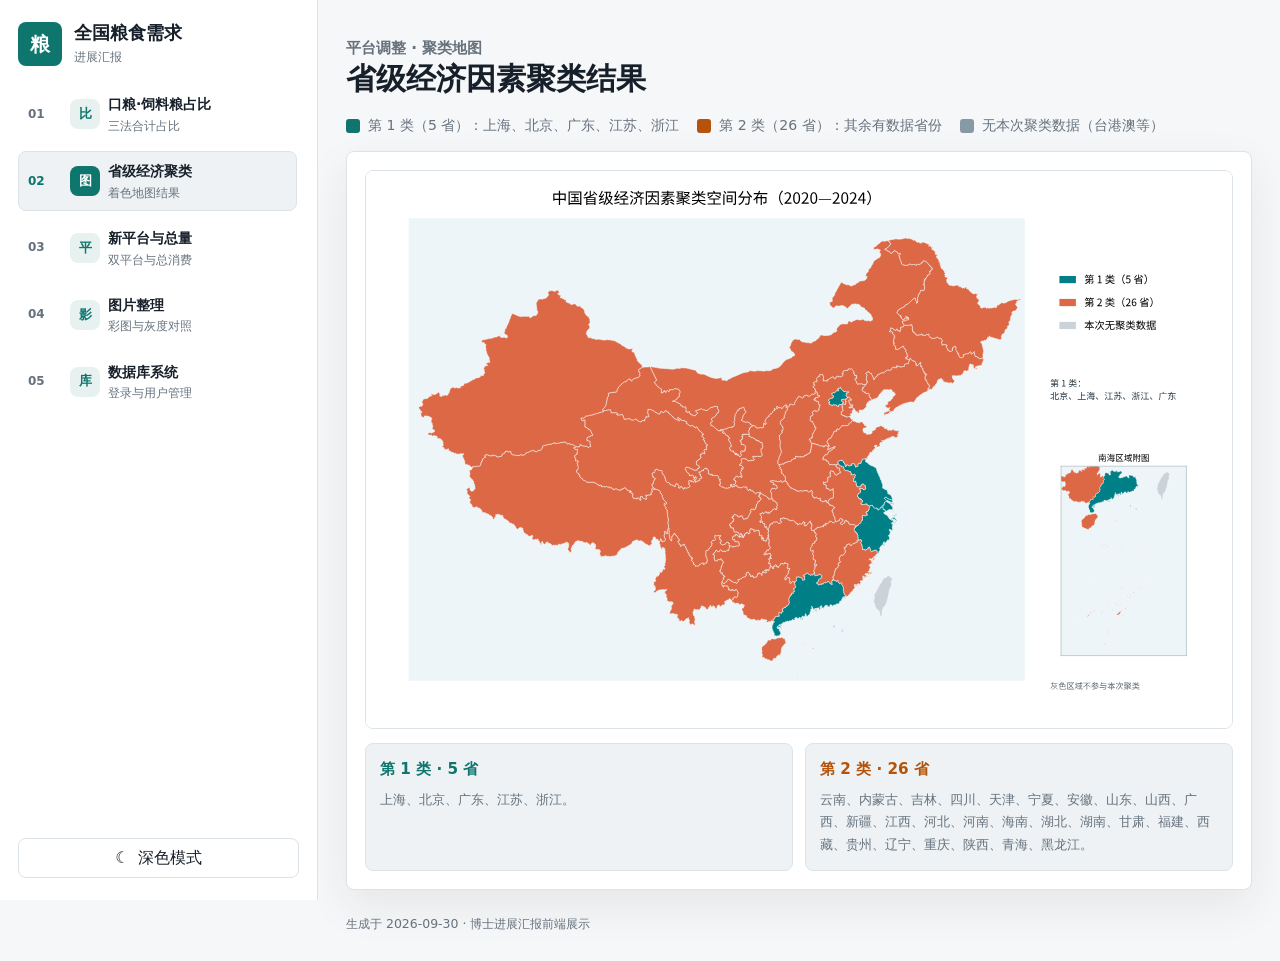
<file: cluster.html>
<!DOCTYPE html>
<html lang="zh-CN">
<head>
<meta charset="UTF-8" />
<meta name="viewport" content="width=device-width, initial-scale=1" />
<title>省级经济因素聚类 · 着色地图</title>
<link rel="stylesheet" href="assets/shared.css" />
</head>
<body>
<div class="app-shell">
      <aside class="sidebar">
        <div class="brand">
          <span class="brand-mark" aria-hidden="true">粮</span>
          <div>
            <h1>全国粮食需求</h1>
            <p>进展汇报</p>
          </div>
        </div>
        <nav class="side-nav" aria-label="页面导航">
          <a href="index.html">
            <span class="nav-index">01</span>
            <span class="nav-icon">比</span>
            <span class="nav-copy"><strong>口粮·饲料粮占比</strong><small>三法合计占比</small></span>
          </a>
          <a href="cluster.html" class="active" aria-current="page">
            <span class="nav-index">02</span>
            <span class="nav-icon">图</span>
            <span class="nav-copy"><strong>省级经济聚类</strong><small>着色地图结果</small></span>
          </a>
          <a href="platform.html">
            <span class="nav-index">03</span>
            <span class="nav-icon">平</span>
            <span class="nav-copy"><strong>新平台与总量</strong><small>双平台与总消费</small></span>
          </a>
          <a href="images.html">
            <span class="nav-index">04</span>
            <span class="nav-icon">影</span>
            <span class="nav-copy"><strong>图片整理</strong><small>彩图与灰度对照</small></span>
          </a>
          <a href="database.html">
            <span class="nav-index">05</span>
            <span class="nav-icon">库</span>
            <span class="nav-copy"><strong>数据库系统</strong><small>登录与用户管理</small></span>
          </a>
        </nav>
        <button class="theme-toggle" type="button" id="themeToggle" aria-label="切换主题">
          <span id="themeIcon">☾</span>
          <span id="themeLabel">深色模式</span>
        </button>
      </aside>
  <main class="content">
    <header class="page-header">
      <div>
        <p class="eyebrow">平台调整 · 聚类地图</p>
        <h2>省级经济因素聚类结果</h2>
      </div>
    </header>

    <div class="legend">
      <span><i class="swatch" style="background:#0f766e"></i>第 1 类（5 省）：上海、北京、广东、江苏、浙江</span>
      <span><i class="swatch" style="background:#b45309"></i>第 2 类（26 省）：其余有数据省份</span>
      <span><i class="swatch" style="background:#8899a6"></i>无本次聚类数据（台港澳等）</span>
    </div>

    <div class="panel">
      <div class="map-wrap">
        <img src="assets/cluster-map.svg" alt="省级经济聚类着色中国地图：第1类青绿色，第2类橙红色" />
      </div>
      <div class="groups">
        <div class="gcard">
          <h3 style="color:var(--accent)">第 1 类 · 5 省</h3>
          <p>上海、北京、广东、江苏、浙江。</p>
        </div>
        <div class="gcard">
          <h3 style="color:var(--amber)">第 2 类 · 26 省</h3>
          <p>云南、内蒙古、吉林、四川、天津、宁夏、安徽、山东、山西、广西、新疆、江西、河北、河南、海南、湖北、湖南、甘肃、福建、西藏、贵州、辽宁、重庆、陕西、青海、黑龙江。</p>
        </div>
      </div>
    </div>
    <footer>生成于 2026-09-30 · 博士进展汇报前端展示</footer>
  </main>
</div>

<script>
(function () {
  const root = document.documentElement;
  const btn = document.getElementById('themeToggle');
  const icon = document.getElementById('themeIcon');
  const label = document.getElementById('themeLabel');
  const KEY = 'grain-report-theme';
  function apply(theme) {
    root.dataset.theme = theme;
    const dark = theme === 'dark';
    if (icon) icon.textContent = dark ? '☀' : '☾';
    if (label) label.textContent = dark ? '浅色模式' : '深色模式';
    try { localStorage.setItem(KEY, theme); } catch (e) {}
  }
  let theme = 'light';
  try { theme = localStorage.getItem(KEY) || 'light'; } catch (e) {}
  apply(theme);
  if (btn) btn.addEventListener('click', function () {
    apply(root.dataset.theme === 'dark' ? 'light' : 'dark');
  });
})();
</script>
</body>
</html>
</file>
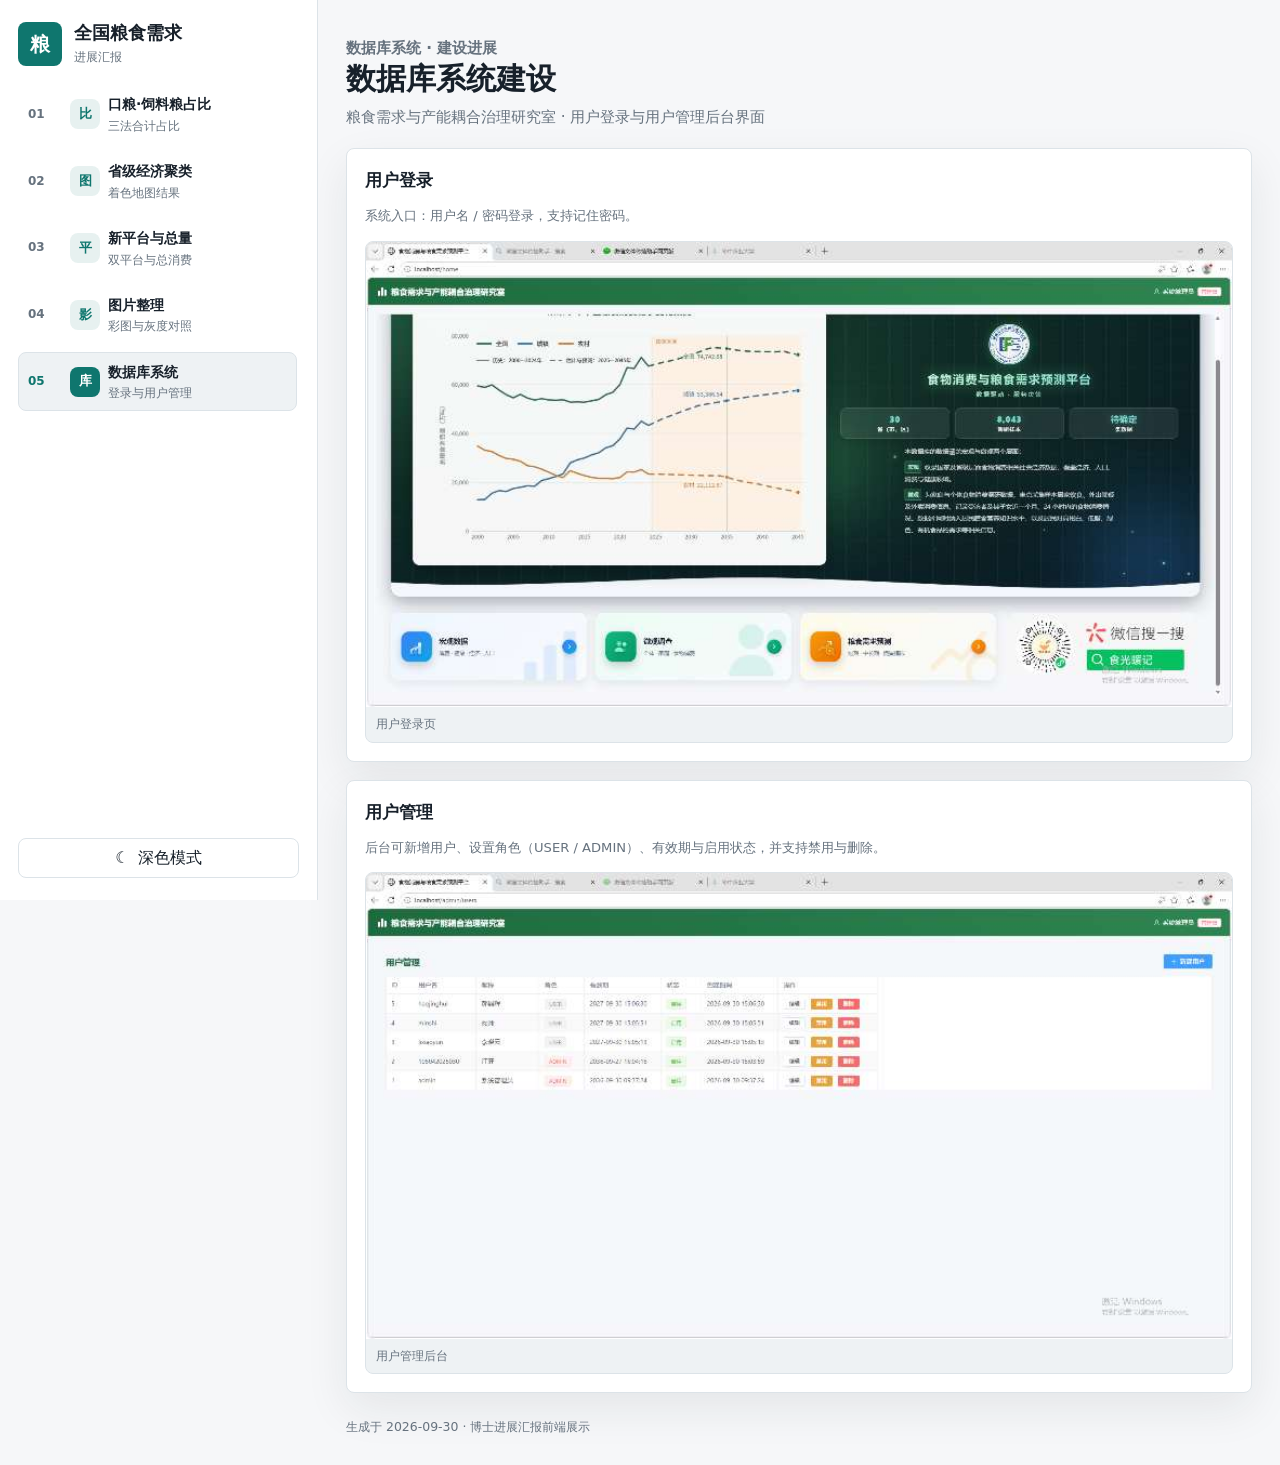
<file: database.html>
<!DOCTYPE html>
<html lang="zh-CN">
<head>
<meta charset="UTF-8" />
<meta name="viewport" content="width=device-width, initial-scale=1" />
<title>数据库系统建设</title>
<link rel="stylesheet" href="assets/shared.css" />
</head>
<body>
<div class="app-shell">
      <aside class="sidebar">
        <div class="brand">
          <span class="brand-mark" aria-hidden="true">粮</span>
          <div>
            <h1>全国粮食需求</h1>
            <p>进展汇报</p>
          </div>
        </div>
        <nav class="side-nav" aria-label="页面导航">
          <a href="index.html">
            <span class="nav-index">01</span>
            <span class="nav-icon">比</span>
            <span class="nav-copy"><strong>口粮·饲料粮占比</strong><small>三法合计占比</small></span>
          </a>
          <a href="cluster.html">
            <span class="nav-index">02</span>
            <span class="nav-icon">图</span>
            <span class="nav-copy"><strong>省级经济聚类</strong><small>着色地图结果</small></span>
          </a>
          <a href="platform.html">
            <span class="nav-index">03</span>
            <span class="nav-icon">平</span>
            <span class="nav-copy"><strong>新平台与总量</strong><small>双平台与总消费</small></span>
          </a>
          <a href="images.html">
            <span class="nav-index">04</span>
            <span class="nav-icon">影</span>
            <span class="nav-copy"><strong>图片整理</strong><small>彩图与灰度对照</small></span>
          </a>
          <a href="database.html" class="active" aria-current="page">
            <span class="nav-index">05</span>
            <span class="nav-icon">库</span>
            <span class="nav-copy"><strong>数据库系统</strong><small>登录与用户管理</small></span>
          </a>
        </nav>
        <button class="theme-toggle" type="button" id="themeToggle" aria-label="切换主题">
          <span id="themeIcon">☾</span>
          <span id="themeLabel">深色模式</span>
        </button>
      </aside>
  <main class="content">
    <header class="page-header">
      <div>
        <p class="eyebrow">数据库系统 · 建设进展</p>
        <h2>数据库系统建设</h2>
        <p class="sub">粮食需求与产能耦合治理研究室 · 用户登录与用户管理后台界面</p>
      </div>
    </header>

    <div class="panel">
      <h2>用户登录</h2>
      <p class="note" style="margin-top:0">系统入口：用户名 / 密码登录，支持记住密码。</p>
      <figure>
        <img src="assets/db/login.png" alt="用户登录界面截图" />
        <figcaption>用户登录页</figcaption>
      </figure>
    </div>

    <div class="panel">
      <h2>用户管理</h2>
      <p class="note" style="margin-top:0">后台可新增用户、设置角色（USER / ADMIN）、有效期与启用状态，并支持禁用与删除。</p>
      <figure>
        <img src="assets/db/user-manage.png" alt="用户管理后台截图" />
        <figcaption>用户管理后台</figcaption>
      </figure>
    </div>

    <footer>生成于 2026-09-30 · 博士进展汇报前端展示</footer>
  </main>
</div>

<script>
(function () {
  const root = document.documentElement;
  const btn = document.getElementById('themeToggle');
  const icon = document.getElementById('themeIcon');
  const label = document.getElementById('themeLabel');
  const KEY = 'grain-report-theme';
  function apply(theme) {
    root.dataset.theme = theme;
    const dark = theme === 'dark';
    if (icon) icon.textContent = dark ? '☀' : '☾';
    if (label) label.textContent = dark ? '浅色模式' : '深色模式';
    try { localStorage.setItem(KEY, theme); } catch (e) {}
  }
  let theme = 'light';
  try { theme = localStorage.getItem(KEY) || 'light'; } catch (e) {}
  apply(theme);
  if (btn) btn.addEventListener('click', function () {
    apply(root.dataset.theme === 'dark' ? 'light' : 'dark');
  });
})();
</script>
</body>
</html>
</file>
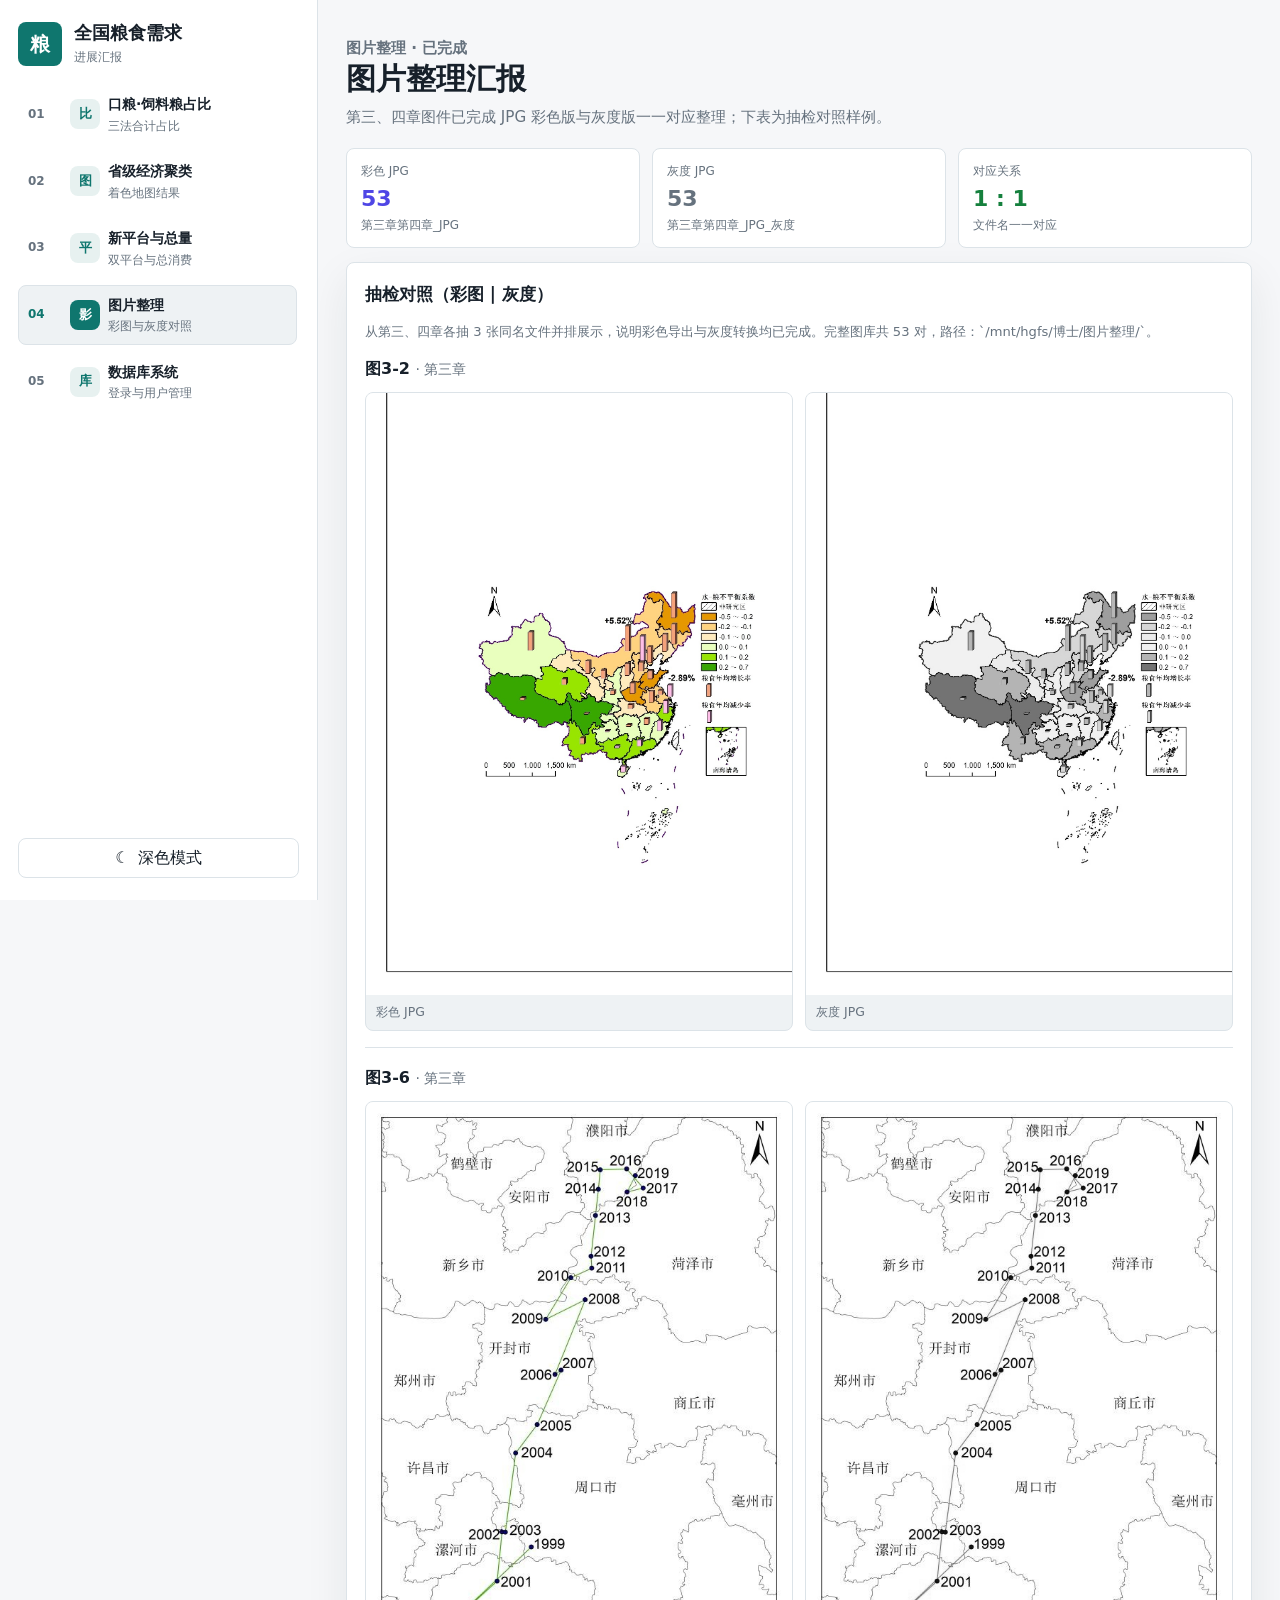
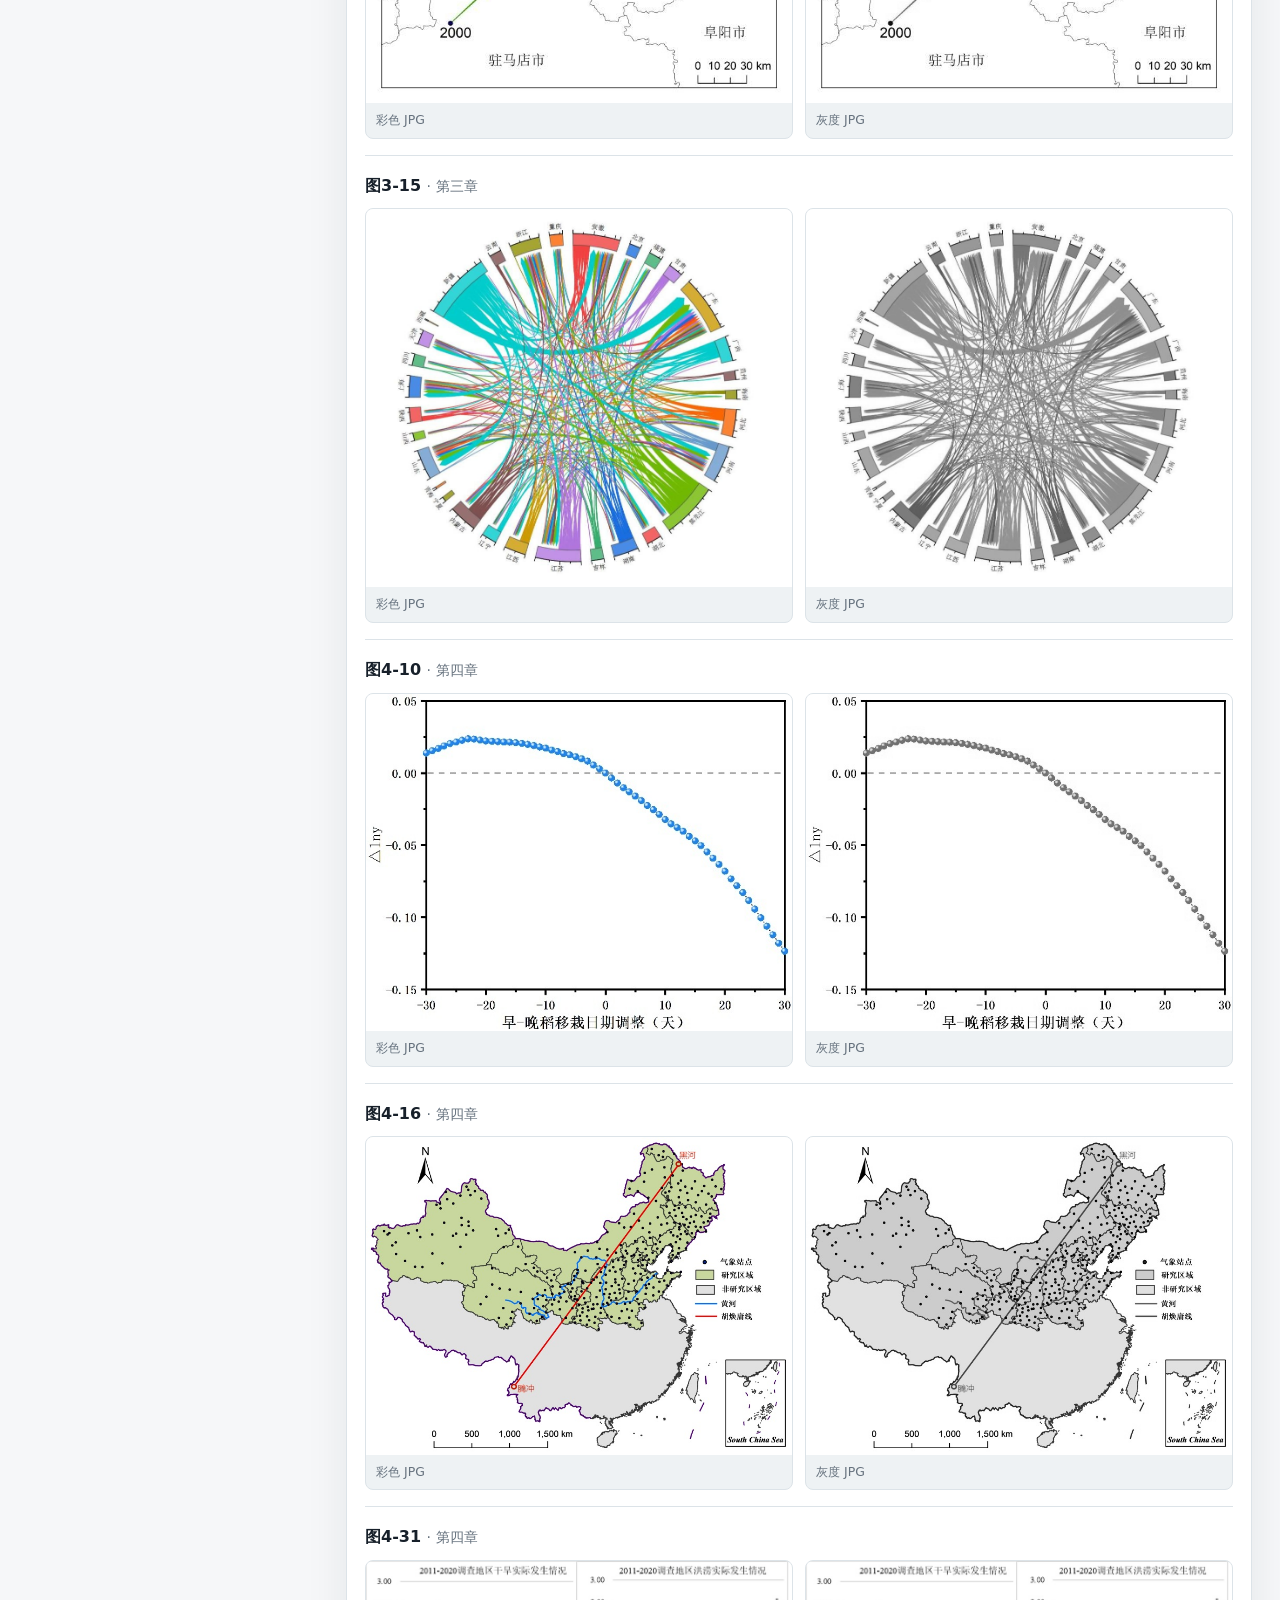
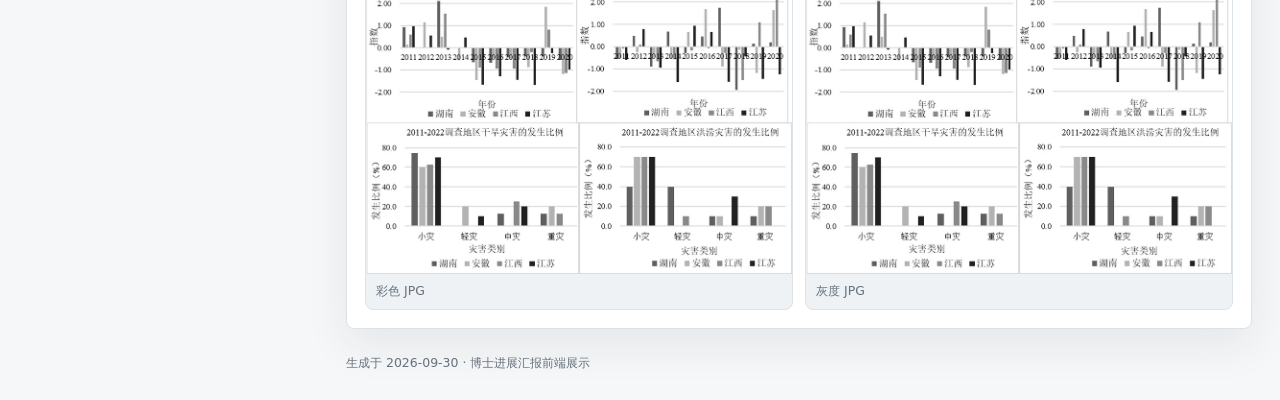
<file: images.html>
<!DOCTYPE html>
<html lang="zh-CN">
<head>
<meta charset="UTF-8" />
<meta name="viewport" content="width=device-width, initial-scale=1" />
<title>图片整理汇报 · 第三、四章彩图与灰度对照</title>
<link rel="stylesheet" href="assets/shared.css" />
</head>
<body>
<div class="app-shell">
      <aside class="sidebar">
        <div class="brand">
          <span class="brand-mark" aria-hidden="true">粮</span>
          <div>
            <h1>全国粮食需求</h1>
            <p>进展汇报</p>
          </div>
        </div>
        <nav class="side-nav" aria-label="页面导航">
          <a href="index.html">
            <span class="nav-index">01</span>
            <span class="nav-icon">比</span>
            <span class="nav-copy"><strong>口粮·饲料粮占比</strong><small>三法合计占比</small></span>
          </a>
          <a href="cluster.html">
            <span class="nav-index">02</span>
            <span class="nav-icon">图</span>
            <span class="nav-copy"><strong>省级经济聚类</strong><small>着色地图结果</small></span>
          </a>
          <a href="platform.html">
            <span class="nav-index">03</span>
            <span class="nav-icon">平</span>
            <span class="nav-copy"><strong>新平台与总量</strong><small>双平台与总消费</small></span>
          </a>
          <a href="images.html" class="active" aria-current="page">
            <span class="nav-index">04</span>
            <span class="nav-icon">影</span>
            <span class="nav-copy"><strong>图片整理</strong><small>彩图与灰度对照</small></span>
          </a>
          <a href="database.html">
            <span class="nav-index">05</span>
            <span class="nav-icon">库</span>
            <span class="nav-copy"><strong>数据库系统</strong><small>登录与用户管理</small></span>
          </a>
        </nav>
        <button class="theme-toggle" type="button" id="themeToggle" aria-label="切换主题">
          <span id="themeIcon">☾</span>
          <span id="themeLabel">深色模式</span>
        </button>
      </aside>
  <main class="content">
    <header class="page-header">
      <div>
        <p class="eyebrow">图片整理 · 已完成</p>
        <h2>图片整理汇报</h2>
        <p class="sub">第三、四章图件已完成 JPG 彩色版与灰度版一一对应整理；下表为抽检对照样例。</p>
      </div>
    </header>

    <div class="kpi cols-3">
      <div class="card">
        <div class="label">彩色 JPG</div>
        <div class="value" style="color:var(--mlp)">53</div>
        <div class="hint">第三章第四章_JPG</div>
      </div>
      <div class="card">
        <div class="label">灰度 JPG</div>
        <div class="value" style="color:var(--muted)">53</div>
        <div class="hint">第三章第四章_JPG_灰度</div>
      </div>
      <div class="card">
        <div class="label">对应关系</div>
        <div class="value" style="color:var(--ok)">1 : 1</div>
        <div class="hint">文件名一一对应</div>
      </div>
    </div>

    <div class="panel">
      <h2>抽检对照（彩图 | 灰度）</h2>
      <p class="note">从第三、四章各抽 3 张同名文件并排展示，说明彩色导出与灰度转换均已完成。完整图库共 53 对，路径：`/mnt/hgfs/博士/图片整理/`。</p>
      
      <div class="pair">
        <div class="pair-title">图3-2 <span>· 第三章</span></div>
        <div class="cols">
          <figure>
            <img src="assets/figs/fig3-2-color.jpg" alt="图3-2 彩色版" loading="lazy" />
            <figcaption>彩色 JPG</figcaption>
          </figure>
          <figure>
            <img src="assets/figs/fig3-2-gray.jpg" alt="图3-2 灰度版" loading="lazy" />
            <figcaption>灰度 JPG</figcaption>
          </figure>
        </div>
      </div>
      <div class="pair">
        <div class="pair-title">图3-6 <span>· 第三章</span></div>
        <div class="cols">
          <figure>
            <img src="assets/figs/fig3-6-color.jpg" alt="图3-6 彩色版" loading="lazy" />
            <figcaption>彩色 JPG</figcaption>
          </figure>
          <figure>
            <img src="assets/figs/fig3-6-gray.jpg" alt="图3-6 灰度版" loading="lazy" />
            <figcaption>灰度 JPG</figcaption>
          </figure>
        </div>
      </div>
      <div class="pair">
        <div class="pair-title">图3-15 <span>· 第三章</span></div>
        <div class="cols">
          <figure>
            <img src="assets/figs/fig3-15-color.jpg" alt="图3-15 彩色版" loading="lazy" />
            <figcaption>彩色 JPG</figcaption>
          </figure>
          <figure>
            <img src="assets/figs/fig3-15-gray.jpg" alt="图3-15 灰度版" loading="lazy" />
            <figcaption>灰度 JPG</figcaption>
          </figure>
        </div>
      </div>
      <div class="pair">
        <div class="pair-title">图4-10 <span>· 第四章</span></div>
        <div class="cols">
          <figure>
            <img src="assets/figs/fig4-10-color.jpg" alt="图4-10 彩色版" loading="lazy" />
            <figcaption>彩色 JPG</figcaption>
          </figure>
          <figure>
            <img src="assets/figs/fig4-10-gray.jpg" alt="图4-10 灰度版" loading="lazy" />
            <figcaption>灰度 JPG</figcaption>
          </figure>
        </div>
      </div>
      <div class="pair">
        <div class="pair-title">图4-16 <span>· 第四章</span></div>
        <div class="cols">
          <figure>
            <img src="assets/figs/fig4-16-color.jpg" alt="图4-16 彩色版" loading="lazy" />
            <figcaption>彩色 JPG</figcaption>
          </figure>
          <figure>
            <img src="assets/figs/fig4-16-gray.jpg" alt="图4-16 灰度版" loading="lazy" />
            <figcaption>灰度 JPG</figcaption>
          </figure>
        </div>
      </div>
      <div class="pair">
        <div class="pair-title">图4-31 <span>· 第四章</span></div>
        <div class="cols">
          <figure>
            <img src="assets/figs/fig4-31-color.jpg" alt="图4-31 彩色版" loading="lazy" />
            <figcaption>彩色 JPG</figcaption>
          </figure>
          <figure>
            <img src="assets/figs/fig4-31-gray.jpg" alt="图4-31 灰度版" loading="lazy" />
            <figcaption>灰度 JPG</figcaption>
          </figure>
        </div>
      </div>
    </div>
    <footer>生成于 2026-09-30 · 博士进展汇报前端展示</footer>
  </main>
</div>

<script>
(function () {
  const root = document.documentElement;
  const btn = document.getElementById('themeToggle');
  const icon = document.getElementById('themeIcon');
  const label = document.getElementById('themeLabel');
  const KEY = 'grain-report-theme';
  function apply(theme) {
    root.dataset.theme = theme;
    const dark = theme === 'dark';
    if (icon) icon.textContent = dark ? '☀' : '☾';
    if (label) label.textContent = dark ? '浅色模式' : '深色模式';
    try { localStorage.setItem(KEY, theme); } catch (e) {}
  }
  let theme = 'light';
  try { theme = localStorage.getItem(KEY) || 'light'; } catch (e) {}
  apply(theme);
  if (btn) btn.addEventListener('click', function () {
    apply(root.dataset.theme === 'dark' ? 'light' : 'dark');
  });
})();
</script>
</body>
</html>
</file>
<file: assets/shared.css>
/* Shared shell styles — aligned with 全国平台调整动态页面 light theme */
:root {
  --bg: #f6f7f9;
  --surface: #fff;
  --surface-2: #eef2f4;
  --text: #17202a;
  --muted: #66727e;
  --line: #dce3e8;
  --accent: #0f766e;
  --amber: #b45309;
  --indigo: #4f46e5;
  --danger: #b91c1c;
  --ok: #15803d;
  --shadow: 0 16px 44px #17202a14;
  --radius: 8px;
  --logi: #0f766e;
  --poly: #b45309;
  --mlp: #4f46e5;
  --avg: #be185d;
  --food: #0f766e;
  --feed: #15803d;
  --mid: #be185d;
  --high: #b45309;
  --low: #4f46e5;
  color-scheme: light;
}

[data-theme="dark"] {
  --bg: #151713;
  --surface: #20231d;
  --surface-2: #2a2e26;
  --text: #f4f6ef;
  --muted: #aab2a1;
  --line: #3b4136;
  --accent: #5eead4;
  --amber: #fbbf24;
  --indigo: #a5b4fc;
  --danger: #fca5a5;
  --ok: #86efac;
  --shadow: 0 18px 48px #00000042;
  --logi: #5eead4;
  --poly: #fbbf24;
  --mlp: #a5b4fc;
  --avg: #f9a8d4;
  --food: #5eead4;
  --feed: #86efac;
  --mid: #f9a8d4;
  --high: #fbbf24;
  --low: #a5b4fc;
  color-scheme: dark;
}

* { box-sizing: border-box; }

body {
  margin: 0;
  background: var(--bg);
  color: var(--text);
  font-family: Inter, "Noto Sans SC", "Microsoft YaHei", system-ui, -apple-system, BlinkMacSystemFont, "Segoe UI", sans-serif;
  line-height: 1.55;
  min-height: 100vh;
}

button, input, select { font: inherit; }
button { cursor: pointer; }
a { color: var(--accent); }
button:focus-visible, a:focus-visible {
  outline: 2px solid var(--accent);
  outline-offset: 2px;
}

/* —— App shell —— */
.app-shell {
  display: grid;
  grid-template-columns: 318px minmax(0, 1fr);
  min-height: 100vh;
}

.sidebar {
  position: sticky;
  top: 0;
  height: 100vh;
  display: flex;
  flex-direction: column;
  gap: 18px;
  padding: 22px 18px;
  background: var(--surface);
  border-right: 1px solid var(--line);
  overflow: hidden;
}

.brand {
  display: grid;
  grid-template-columns: 44px 1fr;
  align-items: center;
  gap: 12px;
}

.brand-mark {
  display: grid;
  place-items: center;
  width: 44px;
  height: 44px;
  border-radius: 8px;
  background: var(--accent);
  color: #fff;
  font-size: 20px;
  font-weight: 700;
  line-height: 1;
}

.brand h1 {
  margin: 0;
  font-size: 18px;
  line-height: 1.25;
}

.brand p {
  margin: 3px 0 0;
  color: var(--muted);
  font-size: 12px;
}

.side-nav {
  display: grid;
  gap: 7px;
  overflow-y: auto;
  padding-right: 2px;
}

.side-nav a {
  display: grid;
  grid-template-columns: 34px 30px 1fr;
  align-items: center;
  gap: 8px;
  min-height: 56px;
  padding: 9px;
  border: 1px solid transparent;
  border-radius: 8px;
  color: var(--text);
  text-decoration: none;
  background: transparent;
}

.side-nav a:hover {
  background: var(--surface-2);
  border-color: var(--line);
}

.side-nav a.active {
  background: var(--surface-2);
  border-color: var(--line);
}

.side-nav .nav-index {
  color: var(--muted);
  font-size: 12px;
  font-weight: 700;
}

.side-nav a.active .nav-index {
  color: var(--accent);
}

.side-nav .nav-icon {
  display: grid;
  place-items: center;
  width: 30px;
  height: 30px;
  border-radius: 8px;
  color: var(--accent);
  background: #0f766e1a;
  font-size: 13px;
  font-weight: 700;
}

[data-theme="dark"] .side-nav .nav-icon {
  background: #5eead422;
}

.side-nav a.active .nav-icon {
  color: #fff;
  background: var(--accent);
}

.side-nav .nav-copy {
  min-width: 0;
}

.side-nav .nav-copy strong,
.side-nav .nav-copy small {
  display: block;
}

.side-nav .nav-copy strong {
  font-size: 14px;
}

.side-nav .nav-copy small {
  margin-top: 2px;
  color: var(--muted);
  font-size: 12px;
  line-height: 1.35;
}

.theme-toggle {
  display: inline-flex;
  justify-content: center;
  align-items: center;
  gap: 8px;
  min-height: 40px;
  margin-top: auto;
  border: 1px solid var(--line);
  border-radius: 8px;
  background: var(--surface);
  color: var(--text);
}

.theme-toggle:hover {
  background: var(--surface-2);
}

.content {
  min-width: 0;
  padding: 28px;
}

.page-header {
  display: grid;
  grid-template-columns: minmax(0, 1fr) auto;
  align-items: end;
  gap: 22px;
  margin-bottom: 18px;
}

.page-header h2 {
  margin: 0;
  font-size: 30px;
  line-height: 1.2;
}

.page-header p,
.page-header .sub {
  max-width: 760px;
  margin: 8px 0 0;
  color: var(--muted);
  line-height: 1.65;
  font-size: 0.95rem;
}

.eyebrow {
  margin: 0 0 8px;
  color: var(--accent);
  font-size: 13px;
  font-weight: 700;
}

.badge {
  display: inline-block;
  margin-top: 10px;
  padding: 4px 10px;
  border-radius: 999px;
  background: var(--surface-2);
  border: 1px solid var(--line);
  color: var(--accent);
  font-size: 0.8rem;
  font-weight: 600;
}

/* —— Panels / KPI —— */
.panel {
  background: var(--surface);
  border: 1px solid var(--line);
  border-radius: var(--radius);
  box-shadow: var(--shadow);
  overflow: hidden;
  margin-bottom: 18px;
  padding: 18px;
}

.panel > h2,
.panel-heading {
  margin: 0 0 12px;
  font-size: 1.05rem;
}

.panel-heading {
  display: flex;
  justify-content: space-between;
  align-items: center;
  gap: 14px;
  min-height: 40px;
  margin: -18px -18px 14px;
  padding: 13px 16px;
  border-bottom: 1px solid var(--line);
}

.panel-heading span {
  color: var(--muted);
  font-size: 13px;
}

.panel-heading strong {
  color: var(--text);
  font-size: 14px;
}

.kpi,
.summary-strip {
  display: grid;
  grid-template-columns: repeat(4, minmax(0, 1fr));
  gap: 12px;
  margin-bottom: 14px;
}

.kpi.cols-3 {
  grid-template-columns: repeat(3, minmax(0, 1fr));
}

.kpi .card,
.summary-strip > div {
  border: 1px solid var(--line);
  background: var(--surface);
  border-radius: 8px;
  min-height: 76px;
  padding: 13px 14px;
  box-shadow: none;
}

.kpi .label,
.summary-strip span {
  display: block;
  color: var(--muted);
  font-size: 12px;
  margin-bottom: 0;
}

.kpi .value,
.summary-strip strong {
  display: block;
  margin-top: 4px;
  font-size: 22px;
  line-height: 1.25;
  font-weight: 700;
}

.kpi .hint {
  color: var(--muted);
  font-size: 0.75rem;
  margin-top: 4px;
  line-height: 1.5;
}

.grid2 {
  display: grid;
  grid-template-columns: 1fr 1fr;
  gap: 12px;
}

.mini,
.gcard {
  background: var(--surface-2);
  border: 1px solid var(--line);
  border-radius: 8px;
  padding: 14px;
}

.mini h3,
.gcard h3 {
  margin: 0 0 8px;
  font-size: 0.95rem;
  color: var(--accent);
}

.mini p,
.mini li,
.gcard p {
  margin: 0;
  color: var(--muted);
  font-size: 0.84rem;
  line-height: 1.65;
}

.mini ul {
  margin: 0;
  padding-left: 1.1em;
}

.mini strong,
.gcard strong,
.note strong {
  color: var(--text);
  font-weight: 700;
}

/* —— Tables —— */
.table-scroll {
  overflow: auto;
}

table,
.trace-table {
  width: 100%;
  border-collapse: collapse;
  font-size: 0.9rem;
}

th, td {
  padding: 10px 8px;
  border-bottom: 1px solid var(--line);
  text-align: right;
  white-space: nowrap;
}

th:first-child,
td:first-child {
  text-align: left;
}

th {
  color: var(--muted);
  font-weight: 700;
  background: var(--surface);
}

tbody tr:hover {
  background: var(--surface-2);
}

td.avg,
td.hl {
  color: var(--avg);
  font-weight: 600;
}

/* —— Figures / charts —— */
.chart-box {
  position: relative;
  height: 380px;
}

.fig,
figure {
  margin: 0;
  background: var(--surface-2);
  border-radius: 8px;
  overflow: hidden;
  border: 1px solid var(--line);
}

.fig img,
figure img,
.map-wrap img,
.map-wrap object {
  width: 100%;
  height: auto;
  display: block;
  background: var(--surface);
}

.figcapt,
figcaption {
  padding: 8px 10px;
  color: var(--muted);
  font-size: 0.78rem;
  line-height: 1.5;
}

.map-wrap {
  width: 100%;
  overflow: auto;
  background: var(--surface-2);
  border-radius: 8px;
  border: 1px solid var(--line);
}

.legend {
  display: flex;
  gap: 18px;
  flex-wrap: wrap;
  margin: 0 0 14px;
}

.legend span {
  display: inline-flex;
  align-items: center;
  gap: 8px;
  color: var(--muted);
  font-size: 0.88rem;
}

.swatch {
  width: 14px;
  height: 14px;
  border-radius: 3px;
  display: inline-block;
}

.groups {
  display: grid;
  grid-template-columns: 1fr 1fr;
  gap: 12px;
  margin-top: 14px;
}

.pair {
  margin-bottom: 18px;
  padding-bottom: 16px;
  border-bottom: 1px solid var(--line);
}

.pair:last-child {
  border-bottom: none;
  margin-bottom: 0;
  padding-bottom: 0;
}

.pair-title {
  font-weight: 600;
  margin-bottom: 10px;
}

.pair-title span {
  color: var(--muted);
  font-weight: 500;
  font-size: 0.88rem;
}

.cols {
  display: grid;
  grid-template-columns: 1fr 1fr;
  gap: 12px;
}

.note,
.source {
  margin-top: 14px;
  color: var(--muted);
  font-size: 0.82rem;
  line-height: 1.7;
}

.source {
  border-top: 1px solid var(--line);
  padding-top: 12px;
}

.source strong {
  color: var(--text);
  font-weight: 600;
}

.page-footer,
footer {
  margin-top: 24px;
  color: var(--muted);
  font-size: 0.78rem;
}

@media (max-width: 1180px) {
  .app-shell { grid-template-columns: 1fr; }
  .sidebar {
    height: auto;
    position: static;
    overflow: visible;
  }
  .side-nav {
    grid-template-columns: 1fr;
  }
  .page-header { grid-template-columns: 1fr; }
}

@media (max-width: 900px) {
  .kpi, .summary-strip { grid-template-columns: 1fr 1fr; }
  .kpi.cols-3 { grid-template-columns: 1fr; }
  .grid2, .groups, .cols { grid-template-columns: 1fr; }
  .chart-box { height: 300px; }
}

@media (max-width: 720px) {
  .content { padding: 18px; }
  .page-header h2 { font-size: 24px; }
  .kpi, .summary-strip { grid-template-columns: 1fr; }
}
</file>
